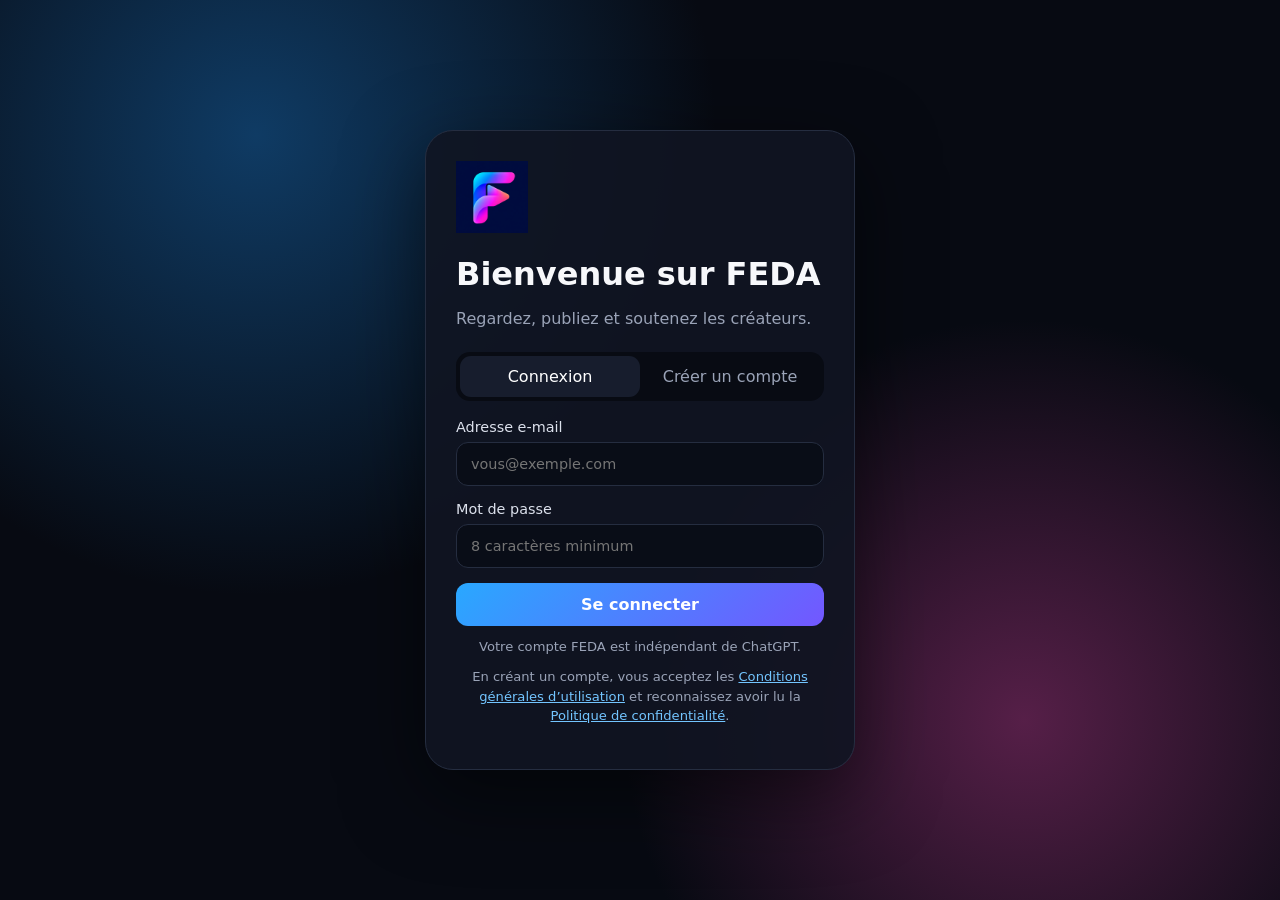
<file: index.html>
<!doctype html>
<html lang="fr">
<head>
  <meta charset="UTF-8">
  <meta name="viewport" content="width=device-width, initial-scale=1, viewport-fit=cover">
  <meta name="theme-color" content="#070a12">
  <meta name="description" content="FEDA — vidéos courtes, créateurs et communauté.">
  <link rel="canonical" href="https://feda.narelvir.cm/">
  <link rel="manifest" href="manifest.webmanifest">
  <link rel="icon" href="icon-192.png" type="image/png">
  <link rel="apple-touch-icon" href="icon-192.png">
  <link rel="stylesheet" href="styles.css">
  <title>FEDA</title>
</head>
<body>
  <div id="toast" class="toast" role="status" aria-live="polite"></div>

  <section id="auth-screen" class="auth-screen">
    <div class="auth-card">
      <img src="icon-192.png" alt="Logo FEDA" class="auth-logo">
      <h1>Bienvenue sur FEDA</h1>
      <p>Regardez, publiez et soutenez les créateurs.</p>
      <div class="auth-tabs">
        <button class="auth-tab active" data-auth-mode="login">Connexion</button>
        <button class="auth-tab" data-auth-mode="signup">Créer un compte</button>
      </div>
      <form id="auth-form">
        <label id="name-field" class="hidden">Nom public
          <input id="auth-name" autocomplete="name" maxlength="50" placeholder="Votre nom">
        </label>
        <label>Adresse e-mail
          <input id="auth-email" type="email" autocomplete="email" required placeholder="vous@exemple.com">
        </label>
        <label>Mot de passe
          <input id="auth-password" type="password" autocomplete="current-password" minlength="8" required placeholder="8 caractères minimum">
        </label>
        <button id="auth-submit" class="primary wide" type="submit">Se connecter</button>
      </form>
      <p id="auth-help" class="small">Votre compte FEDA est indépendant de ChatGPT.</p>
      <p class="small legal-consent">En créant un compte, vous acceptez les <a href="terms.html">Conditions générales d’utilisation</a> et reconnaissez avoir lu la <a href="privacy.html">Politique de confidentialité</a>.</p>
    </div>
  </section>

  <div id="app" class="app hidden">
    <header class="topbar">
      <button id="brand-button" class="brand" aria-label="Accueil"><img src="icon-192.png" alt=""><span>FEDA</span></button>
      <div class="feed-tabs" role="tablist">
        <button class="feed-tab" data-feed="following">Abonnements</button>
        <button class="feed-tab active" data-feed="for-you">Pour toi</button>
        <button class="feed-tab" data-feed="new">Nouveautés</button>
      </div>
      <button class="icon-button" data-view="search" aria-label="Rechercher">⌕</button>
    </header>

    <main>
      <section id="view-feed" class="view active">
        <div id="feed" class="feed"></div>
        <div id="feed-empty" class="empty hidden">
          <div class="empty-icon">🎬</div>
          <h2>Aucune vidéo pour le moment</h2>
          <p>Soyez la première personne à publier sur FEDA.</p>
          <button class="primary" data-view="publish">Publier une vidéo</button>
        </div>
      </section>

      <section id="view-search" class="view panel-view">
        <div class="panel-head"><h2>Découvrir</h2></div>
        <form id="search-form" class="search-box">
          <input id="search-input" type="search" maxlength="80" placeholder="Rechercher une vidéo ou un créateur">
          <button class="primary" type="submit">Rechercher</button>
        </form>
        <div id="search-results" class="cards"></div>
      </section>

      <section id="view-publish" class="view panel-view">
        <div class="panel-head"><h2>Publier</h2></div>
        <form id="publish-form" class="form-card">
          <label class="upload-zone" for="video-file">
            <span class="upload-icon">＋</span>
            <strong>Choisir une vidéo</strong>
            <small>MP4, WebM ou MOV — <span id="upload-limit">50 Mo</span> maximum actuellement</small>
            <input id="video-file" type="file" accept="video/mp4,video/webm,video/quicktime" required>
          </label>
          <p id="video-details" class="file-details hidden"></p>
          <video id="video-preview" class="preview hidden" controls playsinline></video>
          <p id="preview-status" class="upload-status hidden" aria-live="polite"></p>
          <label>Légende
            <textarea id="video-caption" maxlength="500" rows="4" placeholder="Écrivez une légende…"></textarea>
          </label>
          <label>Titre de la musique ou du son
            <input id="video-music-title" maxlength="120" placeholder="Ex. Son original — NARELVIR">
            <small class="field-hint">Facultatif. Utilisez uniquement une musique autorisée.</small>
          </label>
          <button id="publish-button" class="primary wide" type="submit">Publier maintenant</button>
          <div id="upload-progress" class="progress hidden" role="progressbar" aria-label="Progression de l’envoi" aria-valuemin="0" aria-valuemax="100" aria-valuenow="0"><span id="upload-progress-bar"></span></div>
          <p id="upload-status" class="upload-status hidden" aria-live="polite"></p>
        </form>
      </section>

      <section id="view-inbox" class="view panel-view">
        <div class="panel-head"><h2>Boîte de réception</h2><button id="mark-read" class="text-button">Tout lire</button></div>
        <div id="notifications" class="list"></div>
      </section>

      <section id="view-wallet" class="view panel-view">
        <div class="panel-head"><h2>Portefeuille</h2></div>
        <div class="wallet-grid">
          <div class="balance-card coins"><small>FedaCoins</small><strong id="coin-balance">0</strong><span>Pour offrir des cadeaux</span></div>
          <div class="balance-card earnings"><small>Revenus créateur</small><strong><span id="earnings-balance">0</span> FCFA</strong><span>Retirable par Mobile Money</span></div>
        </div>
        <div class="form-card">
          <h3>Acheter des FedaCoins</h3>
          <p class="muted">Payez sur le numéro FEDA, puis saisissez la référence de transaction pour validation.</p>
          <div class="coin-packs">
            <button type="button" data-pack="500">500 coins<br><small>500 FCFA</small></button>
            <button type="button" data-pack="1000">1 000 coins<br><small>1 000 FCFA</small></button>
            <button type="button" data-pack="5000">5 000 coins<br><small>5 000 FCFA</small></button>
          </div>
          <form id="coin-order-form" class="stack hidden">
            <input id="coin-amount" type="hidden">
            <label>Mode de paiement<select id="coin-method"><option value="mtn_momo">MTN MoMo</option><option value="orange_money">Orange Money</option></select></label>
            <label>Votre numéro<input id="coin-phone" inputmode="tel" required placeholder="Ex. 690000000"></label>
            <label>Référence du paiement<input id="coin-reference" required maxlength="80" placeholder="ID de transaction Mobile Money"></label>
            <button class="primary" type="submit">Envoyer pour validation</button>
          </form>
        </div>
        <form id="payout-form" class="form-card">
          <h3>Retirer mes revenus</h3>
          <label>Montant (minimum 10 000 FCFA)<input id="payout-amount" type="number" min="10000" step="500" required></label>
          <label>Mode de retrait<select id="payout-method"><option value="mtn_momo">MTN MoMo</option><option value="orange_money">Orange Money</option></select></label>
          <label>Numéro Mobile Money<input id="payout-phone" inputmode="tel" required placeholder="Ex. 690000000"></label>
          <button class="primary" type="submit">Demander le retrait</button>
        </form>
        <div class="form-card"><h3>Historique</h3><div id="wallet-history" class="list compact"></div></div>
      </section>

      <section id="view-profile" class="view panel-view">
        <div class="profile-head">
          <div id="profile-avatar" class="avatar large">F</div>
          <div><h2 id="profile-name">FEDA</h2><p id="profile-email"></p></div>
        </div>
        <form id="profile-form" class="form-card">
          <label>Nom public<input id="profile-display-name" maxlength="50" required></label>
          <label>Biographie<textarea id="profile-bio" maxlength="250" rows="3"></textarea></label>
          <button class="primary" type="submit">Enregistrer</button>
        </form>
        <button class="secondary wide" data-view="wallet">💰 Portefeuille et retraits</button>
        <button id="admin-button" class="secondary wide hidden" data-view="admin">🛡️ Administration</button>
        <button id="install-button" class="secondary wide hidden">Installer FEDA sur cet appareil</button>
        <p class="small"><a href="privacy.html">Politique de confidentialité</a> · <a href="terms.html">CGU et règles de la communauté</a></p>
        <button id="logout-button" class="danger wide">Se déconnecter</button>
      </section>

      <section id="view-admin" class="view panel-view">
        <div class="panel-head"><h2>Administration</h2></div>
        <div class="form-card"><h3>Achats de FedaCoins en attente</h3><div id="admin-orders" class="list compact"></div></div>
        <div class="form-card"><h3>Retraits en attente</h3><div id="admin-payouts" class="list compact"></div></div>
        <div class="form-card"><h3>Signalements</h3><div id="admin-reports" class="list compact"></div></div>
      </section>
    </main>

    <nav class="bottom-nav" aria-label="Navigation principale">
      <button class="nav-item active" data-view="feed"><span>⌂</span><small>Accueil</small></button>
      <button class="nav-item" data-view="search"><span>⌕</span><small>Découvrir</small></button>
      <button class="nav-item publish-nav" data-view="publish"><span>＋</span><small>Publier</small></button>
      <button class="nav-item" data-view="inbox"><span>▢</span><small>Réception</small><i id="unread-badge" class="badge hidden">0</i></button>
      <button class="nav-item" data-view="profile"><span>♙</span><small>Moi</small></button>
    </nav>
  </div>

  <dialog id="comments-dialog" class="sheet">
    <div class="sheet-head"><h3>Commentaires</h3><button data-close-dialog aria-label="Fermer">×</button></div>
    <div id="comments-list" class="comments-list"></div>
    <form id="comment-form" class="comment-form"><input id="comment-input" maxlength="500" required placeholder="Ajouter un commentaire…"><button type="submit">Envoyer</button></form>
  </dialog>

  <dialog id="gift-dialog" class="sheet small-sheet">
    <div class="sheet-head"><h3>Envoyer un cadeau</h3><button data-close-dialog aria-label="Fermer">×</button></div>
    <div class="gift-grid">
      <button data-gift="Coeur" data-cost="10">❤️<strong>10</strong></button>
      <button data-gift="Fleur" data-cost="50">🌹<strong>50</strong></button>
      <button data-gift="Étoile" data-cost="100">⭐<strong>100</strong></button>
      <button data-gift="Couronne" data-cost="500">👑<strong>500</strong></button>
    </div>
  </dialog>

  <dialog id="video-menu-dialog" class="sheet small-sheet">
    <div class="sheet-head"><h3>Options de la vidéo</h3><button data-close-dialog aria-label="Fermer">×</button></div>
    <div class="menu-actions" id="video-menu-actions">
      <button type="button" data-video-menu="share">↗ Partager la vidéo</button>
      <button type="button" class="report-option" data-video-menu="report">⚑ Signaler la vidéo</button>
      <button type="button" data-close-dialog>Annuler</button>
    </div>
  </dialog>

  <dialog id="creator-dialog" class="sheet small-sheet">
    <div class="sheet-head"><h3>Profil du créateur</h3><button data-close-dialog aria-label="Fermer">×</button></div>
    <div class="creator-sheet">
      <div id="creator-avatar" class="avatar large">F</div>
      <h3 id="creator-name">Créateur FEDA</h3>
      <p id="creator-bio" class="muted">Chargement du profil…</p>
      <button id="creator-follow-button" class="primary wide" type="button">Suivre</button>
    </div>
  </dialog>

  <script src="tus.min.js?v=4"></script>
  <script type="module" src="app.js?v=6"></script>
</body>
</html>
</file>
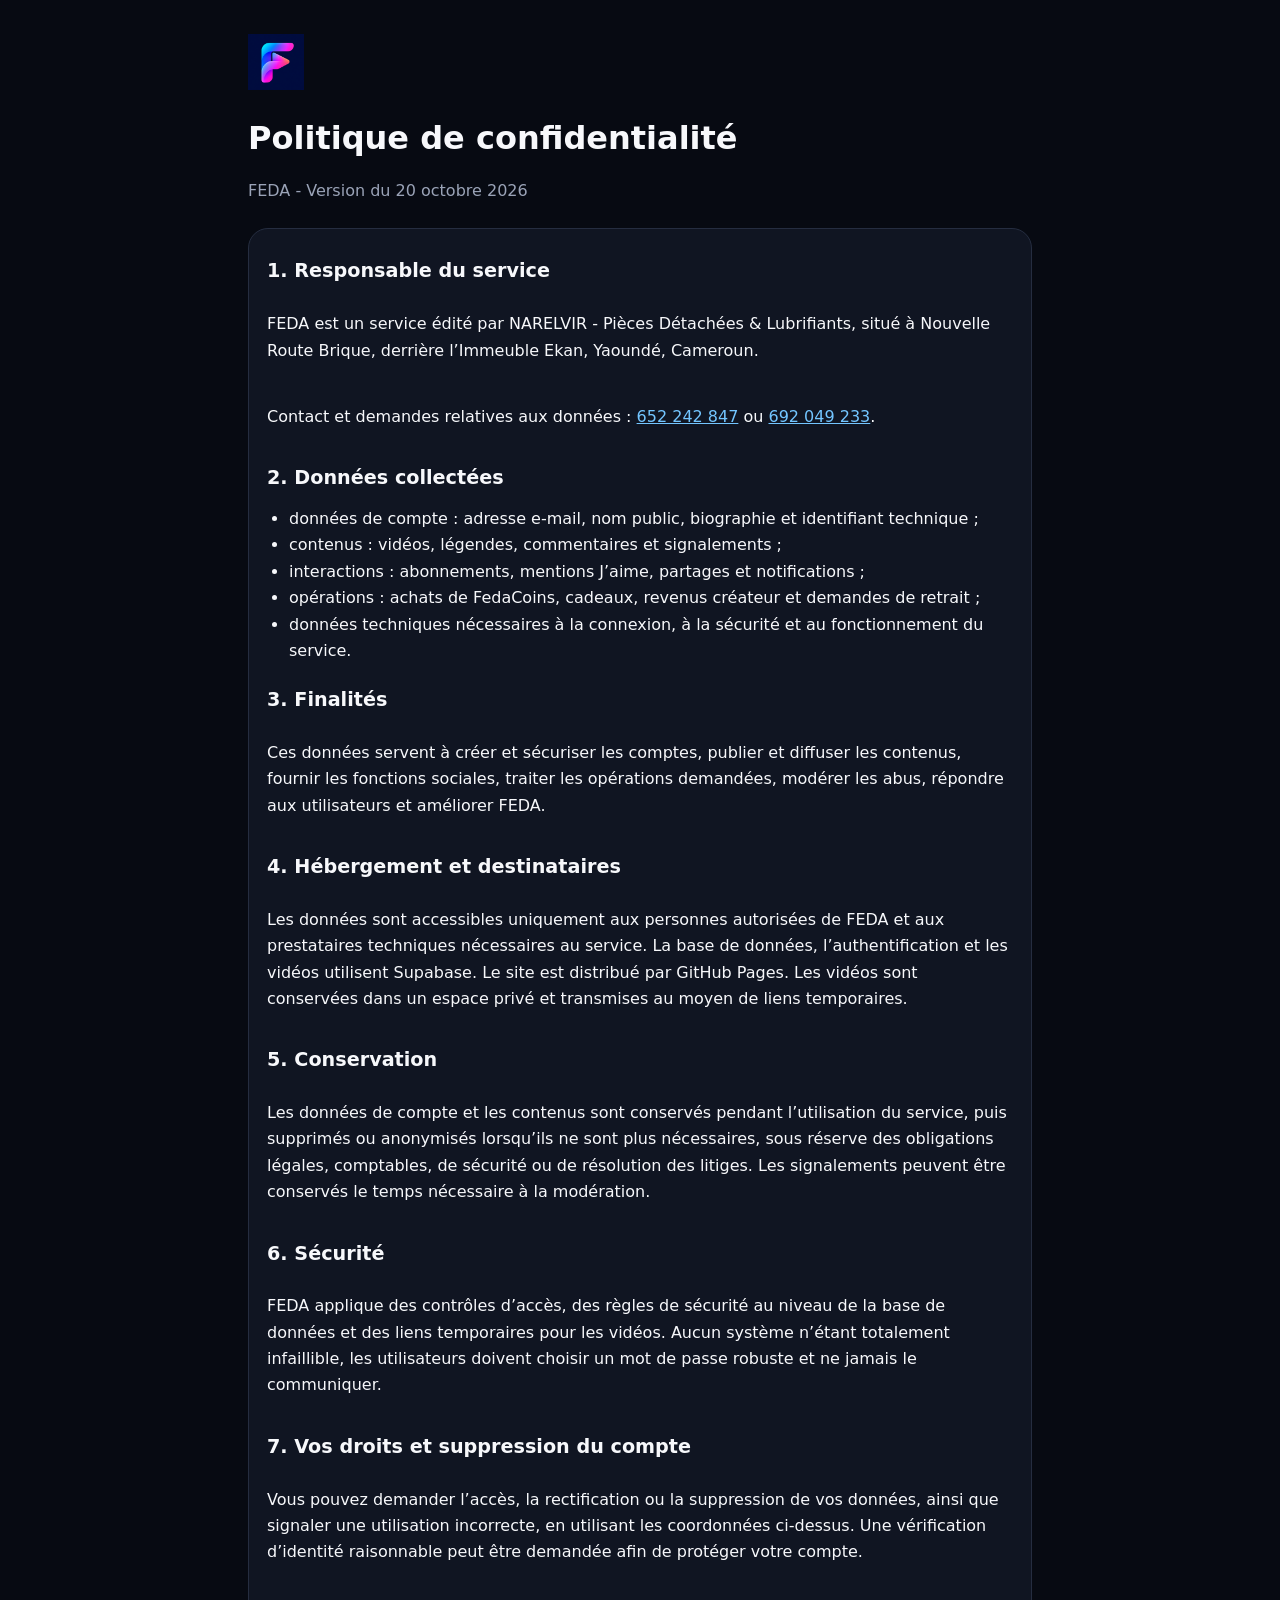
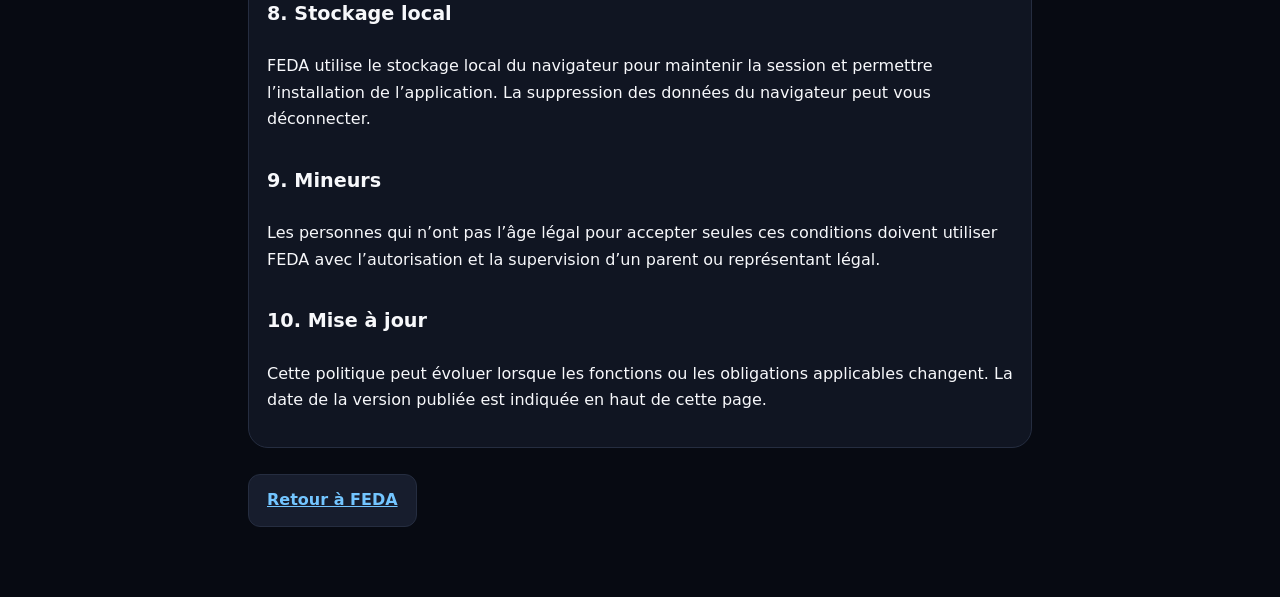
<file: privacy.html>
<!doctype html>
<html lang="fr">
<head>
  <meta charset="UTF-8">
  <meta name="viewport" content="width=device-width, initial-scale=1">
  <meta name="theme-color" content="#070a12">
  <meta name="description" content="Politique de confidentialité de l’application FEDA.">
  <link rel="canonical" href="https://feda.narelvir.cm/privacy.html">
  <link rel="icon" href="icon-192.png" type="image/png">
  <link rel="stylesheet" href="styles.css">
  <title>Politique de confidentialité - FEDA</title>
</head>
<body>
  <main class="legal-page">
    <header>
      <img src="icon-192.png" alt="Logo FEDA">
      <h1>Politique de confidentialité</h1>
      <p class="muted">FEDA - Version du 20 octobre 2026</p>
    </header>

    <section class="form-card">
      <h2>1. Responsable du service</h2>
      <p>FEDA est un service édité par NARELVIR - Pièces Détachées &amp; Lubrifiants, situé à Nouvelle Route Brique, derrière l’Immeuble Ekan, Yaoundé, Cameroun.</p>
      <p>Contact et demandes relatives aux données : <a href="tel:+237652242847">652 242 847</a> ou <a href="tel:+237692049233">692 049 233</a>.</p>

      <h2>2. Données collectées</h2>
      <ul>
        <li>données de compte : adresse e-mail, nom public, biographie et identifiant technique ;</li>
        <li>contenus : vidéos, légendes, commentaires et signalements ;</li>
        <li>interactions : abonnements, mentions J’aime, partages et notifications ;</li>
        <li>opérations : achats de FedaCoins, cadeaux, revenus créateur et demandes de retrait ;</li>
        <li>données techniques nécessaires à la connexion, à la sécurité et au fonctionnement du service.</li>
      </ul>

      <h2>3. Finalités</h2>
      <p>Ces données servent à créer et sécuriser les comptes, publier et diffuser les contenus, fournir les fonctions sociales, traiter les opérations demandées, modérer les abus, répondre aux utilisateurs et améliorer FEDA.</p>

      <h2>4. Hébergement et destinataires</h2>
      <p>Les données sont accessibles uniquement aux personnes autorisées de FEDA et aux prestataires techniques nécessaires au service. La base de données, l’authentification et les vidéos utilisent Supabase. Le site est distribué par GitHub Pages. Les vidéos sont conservées dans un espace privé et transmises au moyen de liens temporaires.</p>

      <h2>5. Conservation</h2>
      <p>Les données de compte et les contenus sont conservés pendant l’utilisation du service, puis supprimés ou anonymisés lorsqu’ils ne sont plus nécessaires, sous réserve des obligations légales, comptables, de sécurité ou de résolution des litiges. Les signalements peuvent être conservés le temps nécessaire à la modération.</p>

      <h2>6. Sécurité</h2>
      <p>FEDA applique des contrôles d’accès, des règles de sécurité au niveau de la base de données et des liens temporaires pour les vidéos. Aucun système n’étant totalement infaillible, les utilisateurs doivent choisir un mot de passe robuste et ne jamais le communiquer.</p>

      <h2>7. Vos droits et suppression du compte</h2>
      <p>Vous pouvez demander l’accès, la rectification ou la suppression de vos données, ainsi que signaler une utilisation incorrecte, en utilisant les coordonnées ci-dessus. Une vérification d’identité raisonnable peut être demandée afin de protéger votre compte.</p>

      <h2>8. Stockage local</h2>
      <p>FEDA utilise le stockage local du navigateur pour maintenir la session et permettre l’installation de l’application. La suppression des données du navigateur peut vous déconnecter.</p>

      <h2>9. Mineurs</h2>
      <p>Les personnes qui n’ont pas l’âge légal pour accepter seules ces conditions doivent utiliser FEDA avec l’autorisation et la supervision d’un parent ou représentant légal.</p>

      <h2>10. Mise à jour</h2>
      <p>Cette politique peut évoluer lorsque les fonctions ou les obligations applicables changent. La date de la version publiée est indiquée en haut de cette page.</p>
    </section>

    <a class="secondary back-link" href="./">Retour à FEDA</a>
  </main>
</body>
</html>
</file>
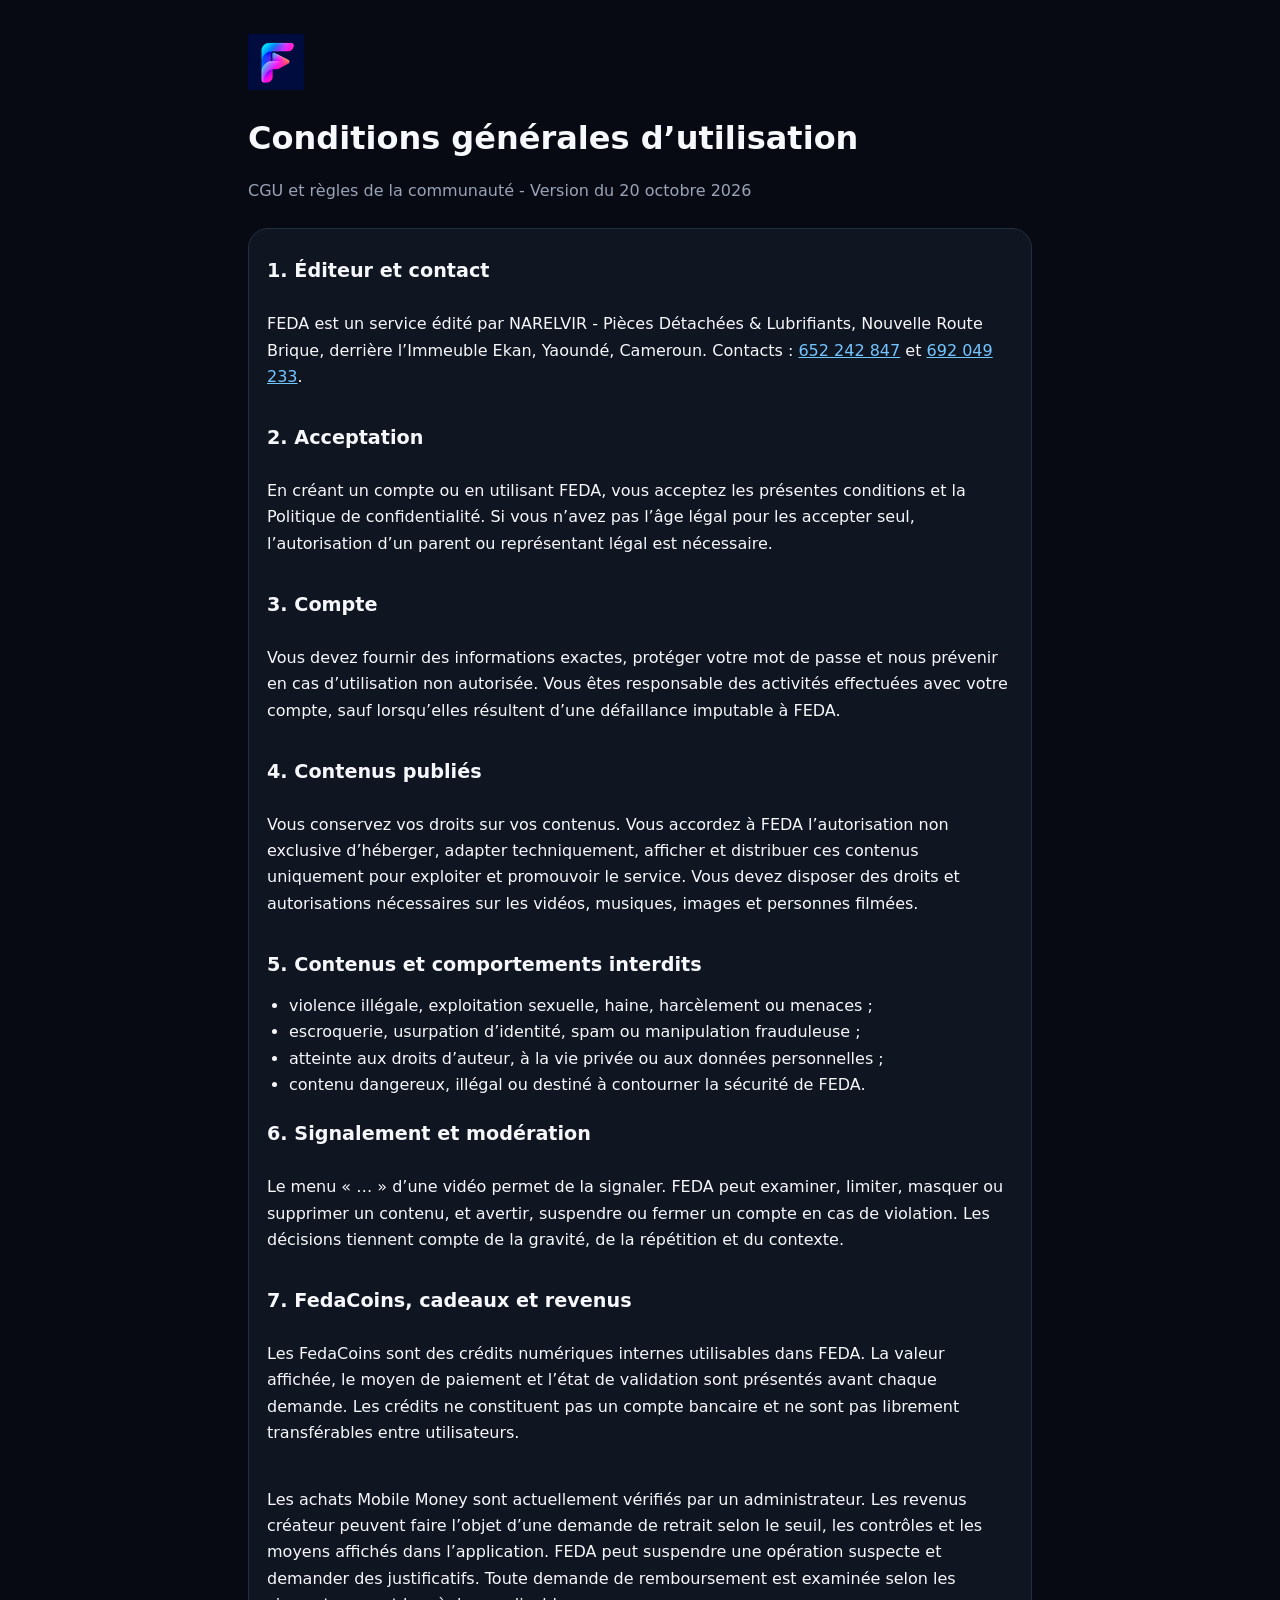
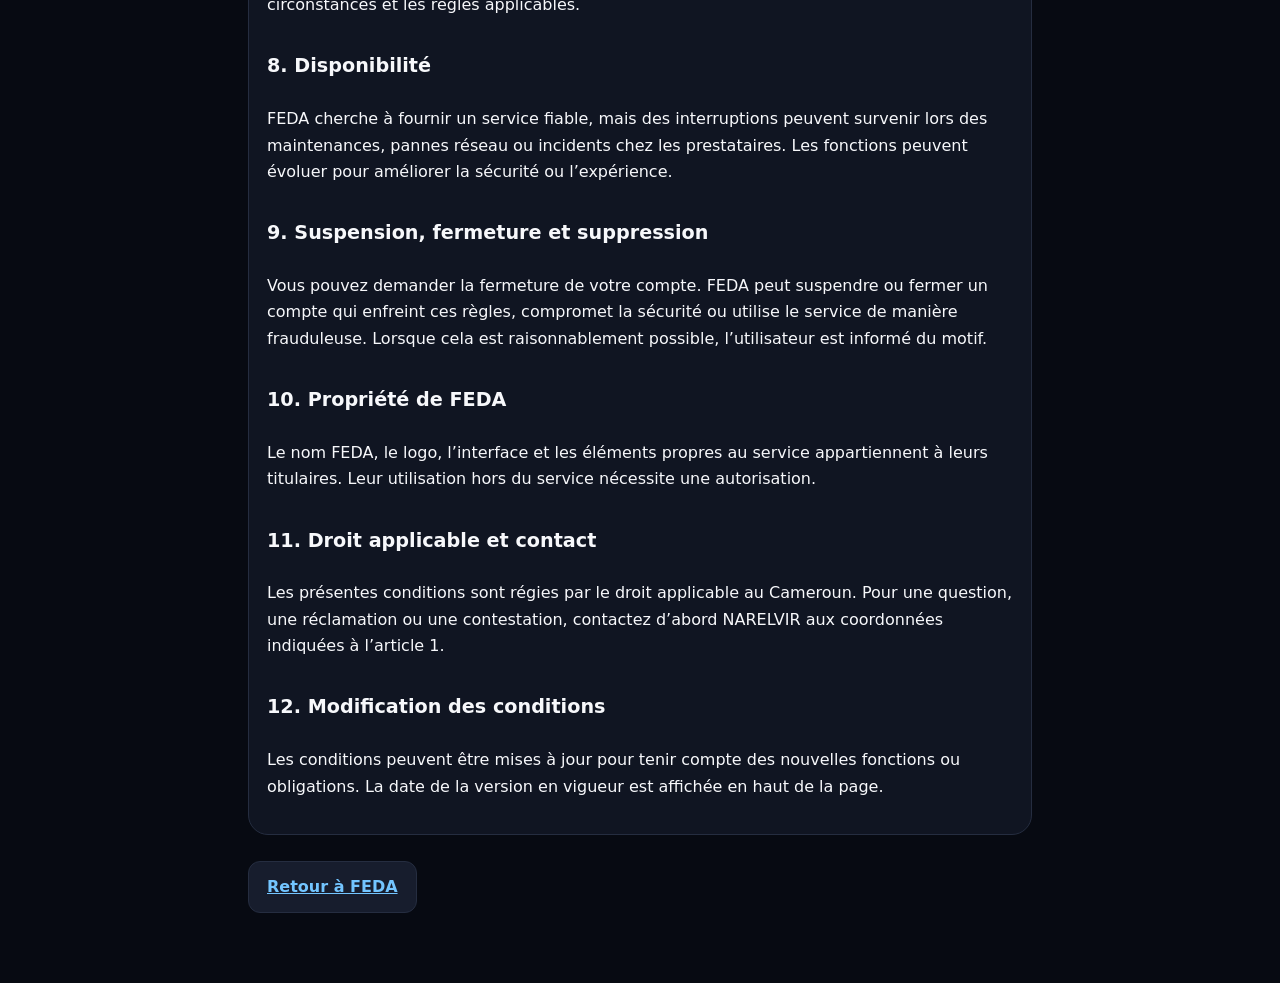
<file: terms.html>
<!doctype html>
<html lang="fr">
<head>
  <meta charset="UTF-8">
  <meta name="viewport" content="width=device-width, initial-scale=1">
  <meta name="theme-color" content="#070a12">
  <meta name="description" content="Conditions générales d’utilisation et règles de la communauté FEDA.">
  <link rel="canonical" href="https://feda.narelvir.cm/terms.html">
  <link rel="icon" href="icon-192.png" type="image/png">
  <link rel="stylesheet" href="styles.css">
  <title>Conditions générales d’utilisation - FEDA</title>
</head>
<body>
  <main class="legal-page">
    <header>
      <img src="icon-192.png" alt="Logo FEDA">
      <h1>Conditions générales d’utilisation</h1>
      <p class="muted">CGU et règles de la communauté - Version du 20 octobre 2026</p>
    </header>

    <section class="form-card">
      <h2>1. Éditeur et contact</h2>
      <p>FEDA est un service édité par NARELVIR - Pièces Détachées &amp; Lubrifiants, Nouvelle Route Brique, derrière l’Immeuble Ekan, Yaoundé, Cameroun. Contacts : <a href="tel:+237652242847">652 242 847</a> et <a href="tel:+237692049233">692 049 233</a>.</p>

      <h2>2. Acceptation</h2>
      <p>En créant un compte ou en utilisant FEDA, vous acceptez les présentes conditions et la Politique de confidentialité. Si vous n’avez pas l’âge légal pour les accepter seul, l’autorisation d’un parent ou représentant légal est nécessaire.</p>

      <h2>3. Compte</h2>
      <p>Vous devez fournir des informations exactes, protéger votre mot de passe et nous prévenir en cas d’utilisation non autorisée. Vous êtes responsable des activités effectuées avec votre compte, sauf lorsqu’elles résultent d’une défaillance imputable à FEDA.</p>

      <h2>4. Contenus publiés</h2>
      <p>Vous conservez vos droits sur vos contenus. Vous accordez à FEDA l’autorisation non exclusive d’héberger, adapter techniquement, afficher et distribuer ces contenus uniquement pour exploiter et promouvoir le service. Vous devez disposer des droits et autorisations nécessaires sur les vidéos, musiques, images et personnes filmées.</p>

      <h2>5. Contenus et comportements interdits</h2>
      <ul>
        <li>violence illégale, exploitation sexuelle, haine, harcèlement ou menaces ;</li>
        <li>escroquerie, usurpation d’identité, spam ou manipulation frauduleuse ;</li>
        <li>atteinte aux droits d’auteur, à la vie privée ou aux données personnelles ;</li>
        <li>contenu dangereux, illégal ou destiné à contourner la sécurité de FEDA.</li>
      </ul>

      <h2>6. Signalement et modération</h2>
      <p>Le menu « … » d’une vidéo permet de la signaler. FEDA peut examiner, limiter, masquer ou supprimer un contenu, et avertir, suspendre ou fermer un compte en cas de violation. Les décisions tiennent compte de la gravité, de la répétition et du contexte.</p>

      <h2>7. FedaCoins, cadeaux et revenus</h2>
      <p>Les FedaCoins sont des crédits numériques internes utilisables dans FEDA. La valeur affichée, le moyen de paiement et l’état de validation sont présentés avant chaque demande. Les crédits ne constituent pas un compte bancaire et ne sont pas librement transférables entre utilisateurs.</p>
      <p>Les achats Mobile Money sont actuellement vérifiés par un administrateur. Les revenus créateur peuvent faire l’objet d’une demande de retrait selon le seuil, les contrôles et les moyens affichés dans l’application. FEDA peut suspendre une opération suspecte et demander des justificatifs. Toute demande de remboursement est examinée selon les circonstances et les règles applicables.</p>

      <h2>8. Disponibilité</h2>
      <p>FEDA cherche à fournir un service fiable, mais des interruptions peuvent survenir lors des maintenances, pannes réseau ou incidents chez les prestataires. Les fonctions peuvent évoluer pour améliorer la sécurité ou l’expérience.</p>

      <h2>9. Suspension, fermeture et suppression</h2>
      <p>Vous pouvez demander la fermeture de votre compte. FEDA peut suspendre ou fermer un compte qui enfreint ces règles, compromet la sécurité ou utilise le service de manière frauduleuse. Lorsque cela est raisonnablement possible, l’utilisateur est informé du motif.</p>

      <h2>10. Propriété de FEDA</h2>
      <p>Le nom FEDA, le logo, l’interface et les éléments propres au service appartiennent à leurs titulaires. Leur utilisation hors du service nécessite une autorisation.</p>

      <h2>11. Droit applicable et contact</h2>
      <p>Les présentes conditions sont régies par le droit applicable au Cameroun. Pour une question, une réclamation ou une contestation, contactez d’abord NARELVIR aux coordonnées indiquées à l’article 1.</p>

      <h2>12. Modification des conditions</h2>
      <p>Les conditions peuvent être mises à jour pour tenir compte des nouvelles fonctions ou obligations. La date de la version en vigueur est affichée en haut de la page.</p>
    </section>

    <a class="secondary back-link" href="./">Retour à FEDA</a>
  </main>
</body>
</html>
</file>
<file: styles.css>
:root{color-scheme:dark;--bg:#070a12;--panel:#101522;--panel2:#171d2d;--text:#f7f8fb;--muted:#9aa3b7;--line:#252d40;--blue:#29a8ff;--pink:#ff397f;--violet:#7357ff;--danger:#ff5d6c;--safe:#22c988;font-family:Inter,ui-sans-serif,system-ui,-apple-system,BlinkMacSystemFont,"Segoe UI",sans-serif}
*{box-sizing:border-box}html,body{margin:0;min-height:100%;background:var(--bg);color:var(--text)}body{overscroll-behavior:none}a{color:#73c5ff}button,input,textarea,select{font:inherit}button{color:inherit}button:focus-visible,input:focus-visible,textarea:focus-visible,select:focus-visible{outline:2px solid var(--blue);outline-offset:2px}.hidden{display:none!important}
.auth-screen{min-height:100dvh;display:grid;place-items:center;padding:24px;background:radial-gradient(circle at 20% 15%,#0f3b64 0,transparent 36%),radial-gradient(circle at 80% 80%,#561f48 0,transparent 32%),var(--bg)}.auth-card{width:min(430px,100%);padding:30px;border:1px solid var(--line);border-radius:28px;background:rgba(16,21,34,.9);box-shadow:0 24px 80px #0008}.auth-logo{width:72px;height:72px}.auth-card h1{margin:18px 0 6px;font-size:2rem}.auth-card>p{color:var(--muted)}.auth-tabs{display:grid;grid-template-columns:1fr 1fr;margin:24px 0 18px;padding:4px;background:#080b13;border-radius:14px}.auth-tab{border:0;padding:11px;border-radius:11px;background:transparent;color:var(--muted);cursor:pointer}.auth-tab.active{background:var(--panel2);color:#fff}.auth-card form,.stack{display:grid;gap:15px}label{display:grid;gap:7px;color:#dce1ec;font-size:.9rem}input,textarea,select{width:100%;border:1px solid var(--line);border-radius:12px;background:#090d17;color:#fff;padding:13px 14px}textarea{resize:vertical}.small{font-size:.82rem;text-align:center}.muted{color:var(--muted)}.legal-consent{line-height:1.5}
.primary,.secondary,.danger{border:0;border-radius:12px;padding:12px 18px;font-weight:750;cursor:pointer}.primary{background:linear-gradient(135deg,var(--blue),var(--violet));color:#fff}.secondary{background:var(--panel2);border:1px solid var(--line)}.danger{background:#34131a;color:#ffadb5;border:1px solid #65202c}.primary:disabled,.secondary:disabled,.danger:disabled{cursor:wait;opacity:.7}.wide{width:100%}.text-button{border:0;background:transparent;color:var(--blue);cursor:pointer}.icon-button{width:42px;height:42px;border:0;border-radius:50%;background:#161c2a;font-size:1.6rem;cursor:pointer}
.app{min-height:100dvh}.topbar{position:fixed;z-index:30;top:0;left:0;right:0;height:64px;display:grid;grid-template-columns:1fr auto 1fr;align-items:center;padding:0 max(16px,env(safe-area-inset-left));background:linear-gradient(#070a12ee,#070a12aa,transparent);backdrop-filter:blur(8px)}.brand{justify-self:start;display:flex;align-items:center;gap:8px;border:0;background:transparent;font-weight:900;letter-spacing:.06em}.brand img{width:34px;height:34px}.topbar>.icon-button{justify-self:end}.feed-tabs{display:flex;gap:18px}.feed-tab{padding:14px 2px 9px;border:0;border-bottom:2px solid transparent;background:transparent;color:#aeb5c4;font-weight:650;cursor:pointer}.feed-tab.active{color:#fff;border-color:var(--pink)}
main{min-height:100dvh}.view{display:none}.view.active{display:block}.feed{height:100dvh;overflow-y:auto;scroll-snap-type:y mandatory}.video-card{height:100dvh;position:relative;scroll-snap-align:start;background:#03050a;overflow:hidden}.video-card video{width:100%;height:100%;object-fit:contain;background:#020308}.video-card::after{content:"";position:absolute;inset:45% 0 0;background:linear-gradient(transparent,#03050ae8);pointer-events:none}.video-info{position:absolute;z-index:3;left:max(18px,env(safe-area-inset-left));right:92px;bottom:96px;text-shadow:0 2px 8px #000}.video-author{display:flex;align-items:center;gap:10px;margin-bottom:10px}.creator-link{border:0;background:transparent;padding:4px 0;color:#fff;font-size:1.02rem;font-weight:750;cursor:pointer;text-shadow:inherit}.follow-button{border:1px solid #fff8;background:#1118;border-radius:8px;padding:5px 10px;font-size:.8rem;cursor:pointer}.video-caption{margin:0;line-height:1.45}.video-music{margin:9px 0 0;font-size:.86rem;font-weight:650;color:#f3f5fb}.field-hint{color:var(--muted);font-size:.78rem}.video-actions{position:absolute;z-index:4;right:max(14px,env(safe-area-inset-right));bottom:92px;display:grid;gap:16px}.action{width:58px;border:0;background:transparent;display:grid;justify-items:center;gap:3px;cursor:pointer;text-shadow:0 2px 8px #000}.action span:first-child{display:grid;place-items:center;width:48px;height:48px;border-radius:50%;background:#10131bb8;font-size:1.55rem}.action small{font-weight:750}.action.liked span:first-child{background:#6b1835;color:#ff568e}.avatar{display:grid;place-items:center;width:44px;height:44px;border-radius:50%;background:linear-gradient(135deg,var(--blue),var(--pink));font-weight:900}.avatar.large{width:76px;height:76px;font-size:1.7rem}.video-loader{position:absolute;inset:0;display:grid;place-items:center;color:var(--muted)}
.bottom-nav{position:fixed;z-index:40;left:0;right:0;bottom:0;height:72px;padding:6px max(8px,env(safe-area-inset-right)) max(8px,env(safe-area-inset-bottom));display:grid;grid-template-columns:repeat(5,1fr);background:#080b12f2;border-top:1px solid #202638;backdrop-filter:blur(12px)}.nav-item{position:relative;border:0;background:transparent;color:#a9b0bf;display:grid;place-items:center;align-content:center;gap:2px;cursor:pointer}.nav-item span{font-size:1.45rem}.nav-item small{font-size:.68rem}.nav-item.active{color:#fff}.publish-nav span{width:48px;height:31px;display:grid;place-items:center;border-radius:9px;background:linear-gradient(90deg,var(--blue),var(--pink));color:#fff;font-size:1.6rem}.badge{position:absolute;top:0;right:20%;min-width:19px;height:19px;border-radius:10px;background:var(--pink);font-size:.65rem;font-style:normal;display:grid;place-items:center}.panel-view{max-width:760px;margin:0 auto;padding:82px 16px calc(140px + env(safe-area-inset-bottom))}.panel-head{display:flex;justify-content:space-between;align-items:center;margin-bottom:20px}.panel-head h2{margin:0}.search-box{display:grid;grid-template-columns:1fr auto;gap:10px}.cards,.list{display:grid;gap:10px;margin-top:18px}.result-card,.list-item{display:flex;gap:12px;align-items:center;padding:13px;background:var(--panel);border:1px solid var(--line);border-radius:15px}.result-card button{margin-left:auto}.result-card .thumb{width:58px;height:76px;object-fit:cover;border-radius:8px;background:#000}.list-item.unread{border-color:#315f83;background:#101d2b}.list-item .content{min-width:0;flex:1}.list-item p,.list-item small{margin:2px 0;color:var(--muted)}
.form-card{display:grid;gap:16px;padding:18px;margin:0 0 16px;background:var(--panel);border:1px solid var(--line);border-radius:20px}.form-card h3{margin:0}.upload-zone{min-height:190px;place-items:center;align-content:center;text-align:center;border:2px dashed #3b4865;border-radius:18px;background:#0a0f1b;cursor:pointer}.upload-zone input{display:none}.upload-icon{font-size:2.5rem;color:var(--blue)}.upload-zone small{color:var(--muted)}.file-details,.upload-status{margin:0;color:var(--muted);font-size:.86rem;line-height:1.45;overflow-wrap:anywhere}.upload-status.error{color:#ffadb5}.preview{width:100%;max-height:55dvh;border-radius:16px;background:#000}.progress{height:9px;background:#252c3b;border-radius:8px;overflow:hidden}.progress span{display:block;width:0;height:100%;background:linear-gradient(90deg,var(--blue),var(--pink));transition:width .2s ease}.progress.error span{background:var(--danger)}
.wallet-grid{display:grid;grid-template-columns:1fr 1fr;gap:12px;margin-bottom:16px}.balance-card{min-height:145px;display:flex;flex-direction:column;justify-content:flex-end;padding:18px;border-radius:20px;overflow:hidden}.balance-card small,.balance-card span{opacity:.78}.balance-card strong{font-size:1.8rem;margin:7px 0}.balance-card.coins{background:linear-gradient(145deg,#203a77,#5c45c5)}.balance-card.earnings{background:linear-gradient(145deg,#155a48,#1a8b60)}.coin-packs{display:grid;grid-template-columns:repeat(3,1fr);gap:8px}.coin-packs button{border:1px solid #39435a;border-radius:12px;background:#121828;padding:12px 6px;cursor:pointer}.coin-packs button.selected{border-color:var(--blue);background:#112842}.compact{margin:0}.profile-head{display:flex;align-items:center;gap:16px;padding:12px 0 22px}.profile-head h2{margin:0}.profile-head p{margin:4px 0;color:var(--muted)}#view-profile>.wide{margin-bottom:10px}
.empty{height:100dvh;display:grid;place-items:center;align-content:center;text-align:center;padding:24px}.empty p{color:var(--muted)}.empty-icon{font-size:4rem}.toast{position:fixed;z-index:100;top:74px;left:50%;transform:translate(-50%,-20px);max-width:min(90vw,500px);padding:12px 18px;border-radius:12px;background:#e9edf7;color:#111827;opacity:0;pointer-events:none;transition:.25s}.toast.show{opacity:1;transform:translate(-50%,0)}.toast.error{background:#ffced3;color:#61101a}
dialog{color:var(--text)}dialog::backdrop{background:#0009;backdrop-filter:blur(2px)}.sheet{width:min(620px,100%);height:min(75dvh,680px);margin:auto auto 0;border:1px solid var(--line);border-radius:24px 24px 0 0;background:var(--panel);padding:0}.sheet-head{height:60px;padding:0 18px;display:flex;align-items:center;justify-content:space-between;border-bottom:1px solid var(--line)}.sheet-head h3{margin:0}.sheet-head button{border:0;background:transparent;font-size:2rem}.comments-list{height:calc(100% - 124px);overflow:auto;padding:15px}.comment{padding:10px 0;border-bottom:1px solid var(--line)}.comment strong{display:block}.comment p{margin:5px 0}.comment-form{height:64px;display:grid;grid-template-columns:1fr auto;gap:8px;padding:9px;border-top:1px solid var(--line)}.comment-form input{padding:8px 12px}.comment-form button{border:0;border-radius:10px;background:var(--blue);font-weight:700}.small-sheet{height:auto}.gift-grid{display:grid;grid-template-columns:repeat(4,1fr);gap:10px;padding:20px}.gift-grid button{display:grid;gap:6px;place-items:center;border:1px solid var(--line);border-radius:14px;background:#0b101b;padding:15px 5px;font-size:2rem}.gift-grid strong{font-size:.8rem;color:#ffd357}.menu-actions{display:grid;gap:10px;padding:18px}.menu-actions button{border:1px solid var(--line);border-radius:12px;background:#0b101b;padding:14px;text-align:left;cursor:pointer}.menu-actions .report-option{color:#ffadb5;border-color:#65202c}.creator-sheet{display:grid;justify-items:center;gap:12px;padding:24px;text-align:center}.creator-sheet h3,.creator-sheet p{margin:0}.creator-sheet .wide{margin-top:8px}.legal-page{max-width:820px;margin:0 auto;padding:34px 18px 70px;line-height:1.65}.legal-page header{margin-bottom:24px}.legal-page header img{width:56px;height:56px}.legal-page h1{line-height:1.15}.legal-page .form-card{gap:8px}.legal-page h2{margin:8px 0 0;font-size:1.2rem}.legal-page ul{margin:4px 0;padding-left:22px}.legal-page .back-link{display:inline-block;margin-top:10px}
@media(min-width:900px){.topbar{left:90px}.bottom-nav{top:0;bottom:0;right:auto;width:90px;height:auto;grid-template-columns:1fr;grid-template-rows:repeat(5,86px);padding-top:100px;border-top:0;border-right:1px solid var(--line)}main{padding-left:90px}.video-card{height:100dvh}.video-card video{max-width:720px;display:block;margin:auto}.panel-view{padding-top:100px}.brand span{display:inline}.video-actions{right:calc(50% - 350px)}.video-info{left:calc(50% - 340px)}}
@media(max-width:620px){.brand span{display:none}.topbar{grid-template-columns:44px 1fr 44px}.feed-tabs{justify-self:center;gap:11px}.feed-tab{font-size:.83rem}.wallet-grid{grid-template-columns:1fr}.gift-grid{grid-template-columns:repeat(2,1fr)}.coin-packs{grid-template-columns:1fr}.search-box{grid-template-columns:1fr}.search-box button{width:100%}}
</file>
